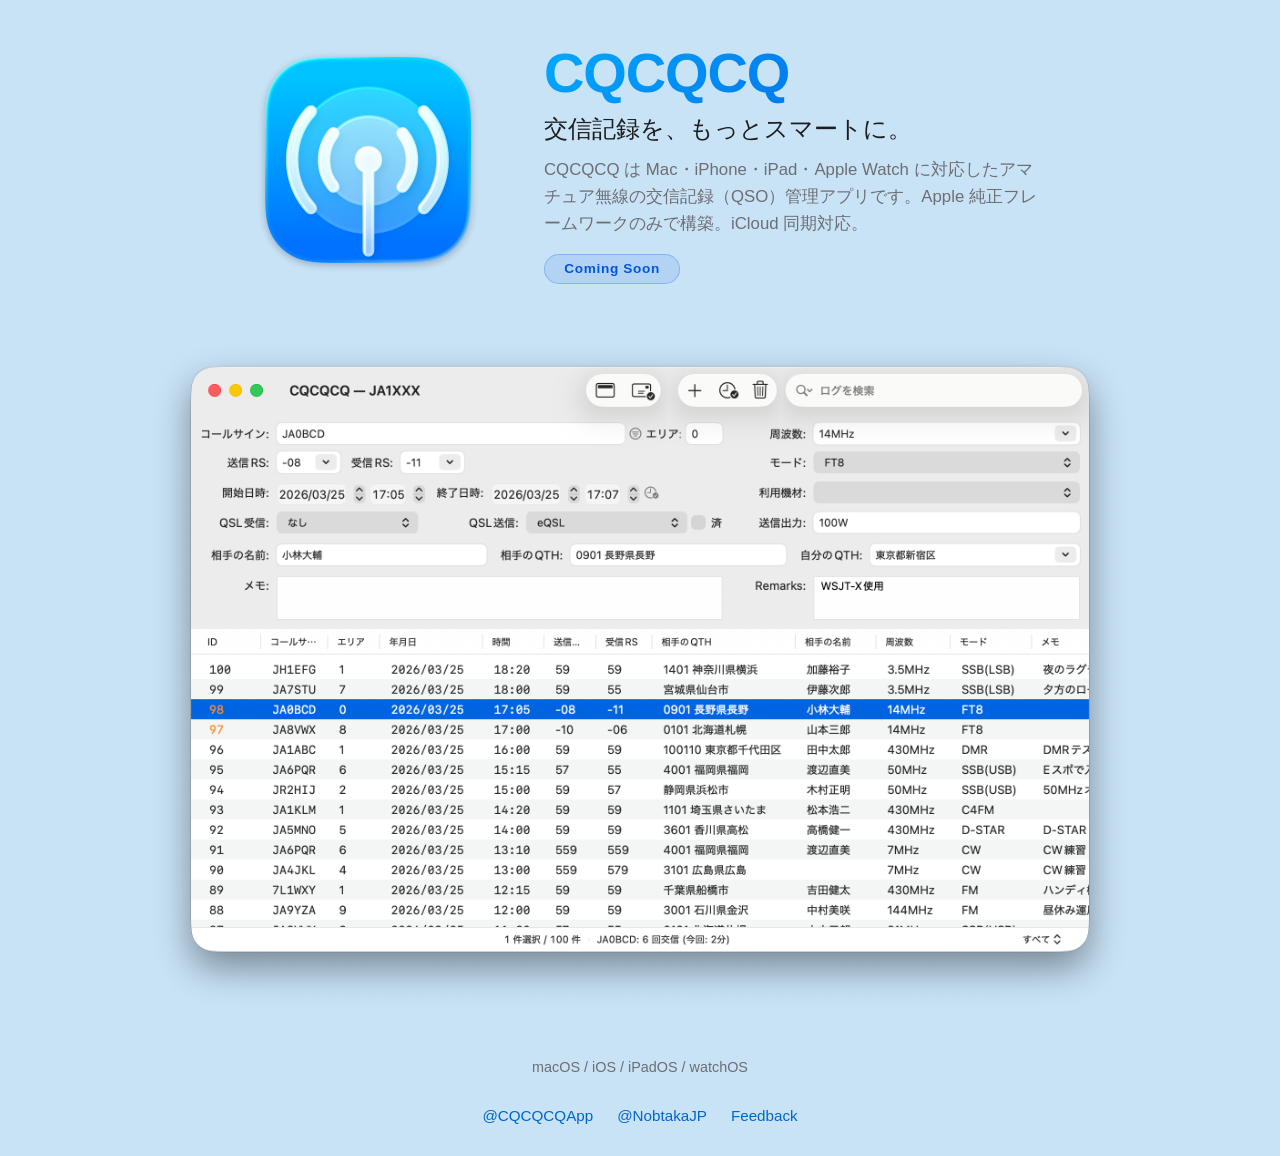
<file: index.html>
<!DOCTYPE html>
<html lang="ja">
<head>
  <meta charset="UTF-8">
  <meta name="viewport" content="width=device-width, initial-scale=1.0">
  <title>CQCQCQ — アマチュア無線 QSOロギングアプリ</title>
  <meta name="description" content="CQCQCQ は Mac・iPhone・iPad・Apple Watch に対応したアマチュア無線の交信記録（QSO）管理アプリです。">
  <link rel="icon" href="favicon.ico" sizes="any">
  <link rel="icon" href="images/favicon-32x32.png" type="image/png" sizes="32x32">
  <link rel="icon" href="images/favicon-16x16.png" type="image/png" sizes="16x16">
  <link rel="apple-touch-icon" href="images/apple-touch-icon.png">
  <link rel="stylesheet" href="style.css">
</head>
<body>
  <div class="container">
    <div class="hero">
      <div class="hero-icon">
        <img src="images/app-icon-macos.png" alt="CQCQCQ App Icon" class="app-icon">
      </div>
      <div class="hero-text">
        <h1 class="app-name">CQCQCQ</h1>
        <p class="tagline">交信記録を、もっとスマートに。</p>
        <p class="description">
          CQCQCQ は Mac・iPhone・iPad・Apple Watch に対応したアマチュア無線の交信記録（QSO）管理アプリです。Apple 純正フレームワークのみで構築。iCloud 同期対応。
        </p>
        <p class="coming-soon">Coming Soon</p>
      </div>
    </div>
    <div class="screenshot">
      <picture>
        <source srcset="screenshots/main-window@dark.png" media="(prefers-color-scheme: dark)">
        <img src="screenshots/main-window.png" alt="CQCQCQ メインウィンドウ">
      </picture>
    </div>
    <p class="platforms">macOS / iOS / iPadOS / watchOS</p>
    <div class="links">
      <a href="https://x.com/CQCQCQApp" target="_blank">@CQCQCQApp</a>
      <a href="https://x.com/NobtakaJP" target="_blank">@NobtakaJP</a>
      <a href="https://github.com/nobtaka/CQCQCQ-web/issues" target="_blank">Feedback</a>
    </div>
  </div>
</body>
</html>
</file>
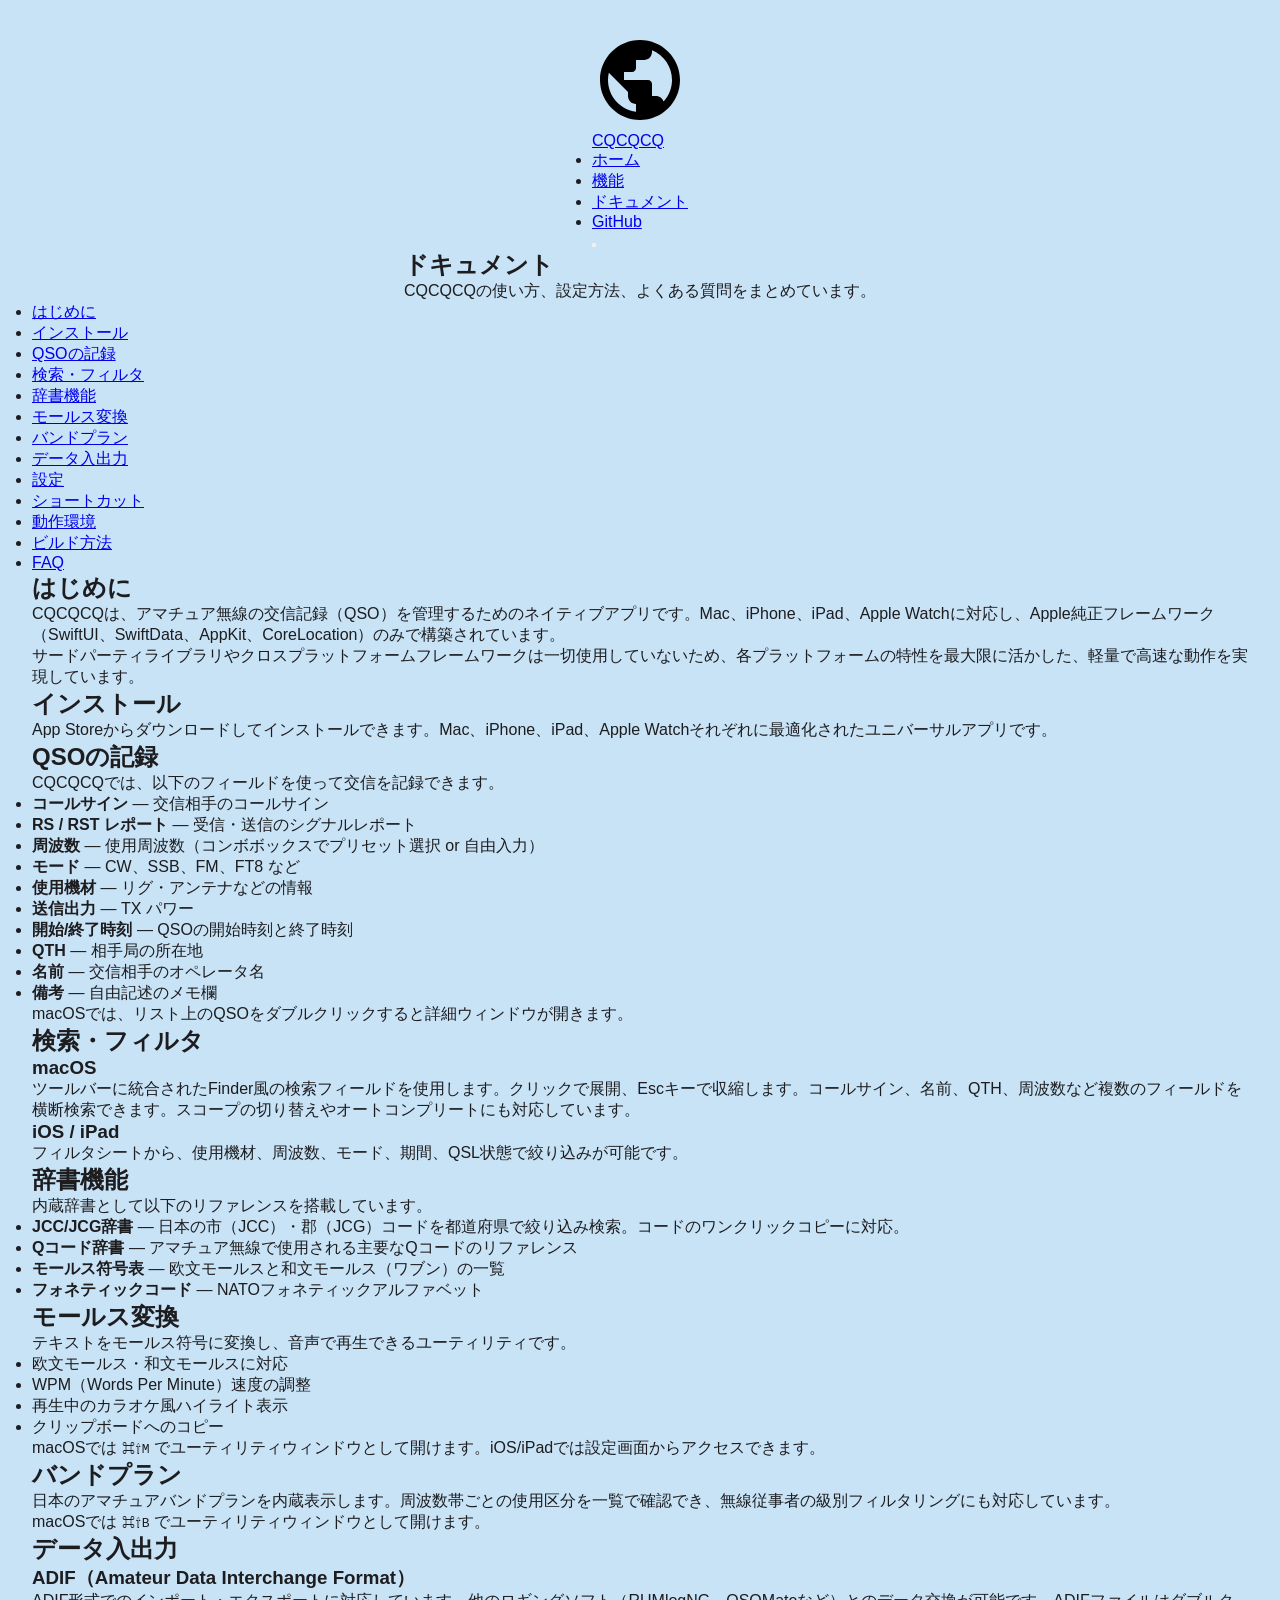
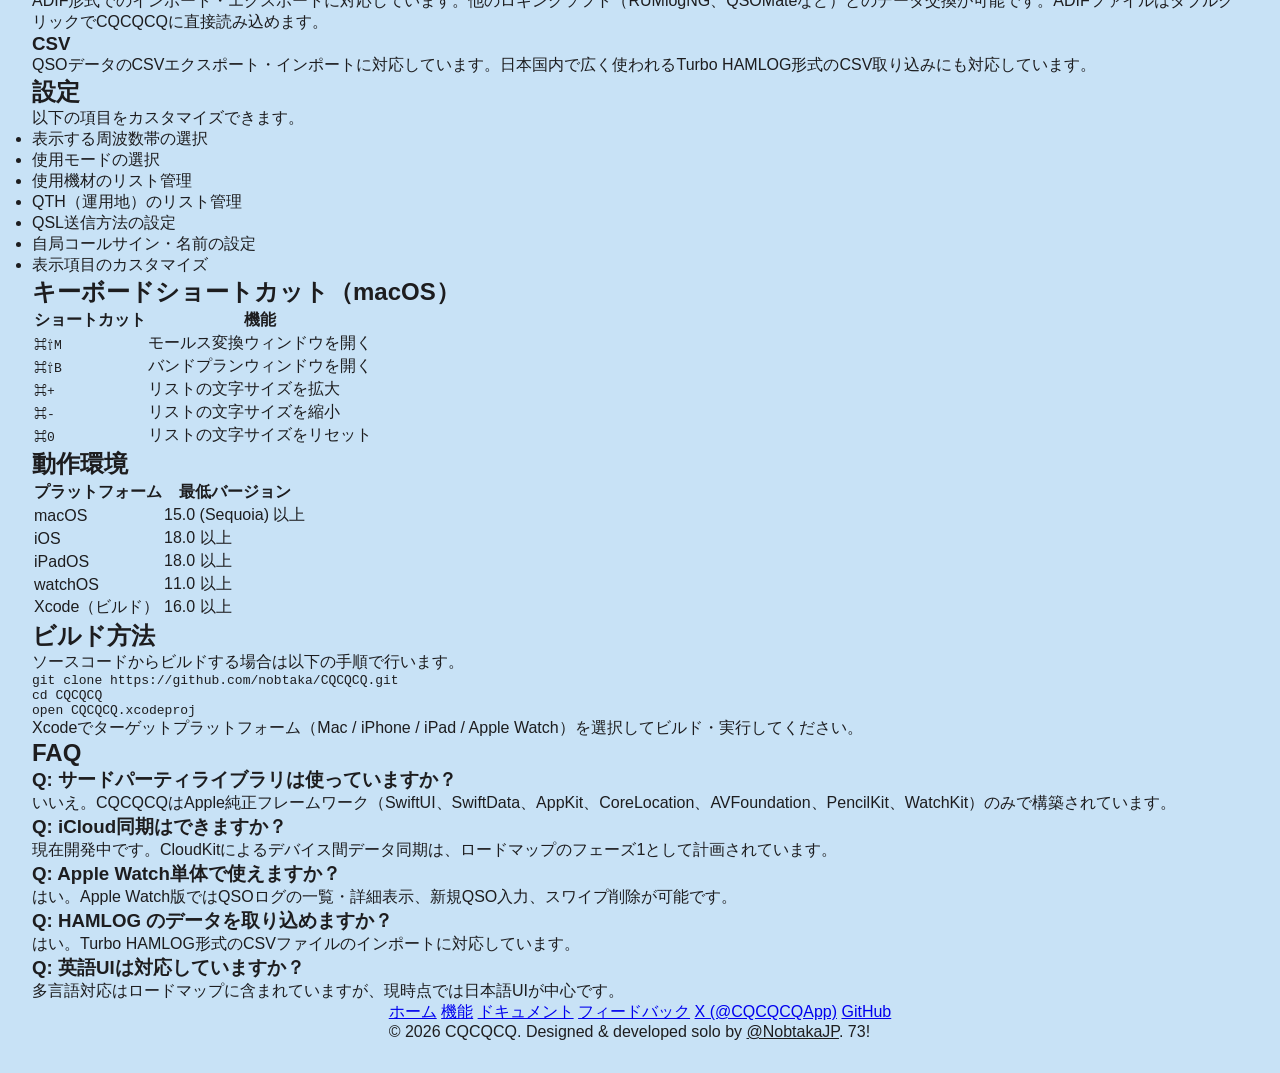
<file: docs.html>
<!DOCTYPE html>
<html lang="ja">
<head>
  <meta charset="UTF-8">
  <meta name="viewport" content="width=device-width, initial-scale=1.0">
  <title>ドキュメント — CQCQCQ</title>
  <meta name="description" content="CQCQCQの使い方ガイド、インストール方法、キーボードショートカット、データ入出力、FAQ。">
  <link rel="stylesheet" href="style.css">
</head>
<body>

  <!-- Navigation -->
  <nav class="nav">
    <div class="nav-inner">
      <a href="index.html" class="nav-logo">
        <div class="icon">
          <svg viewBox="0 0 24 24"><path d="M12 2C6.48 2 2 6.48 2 12s4.48 10 10 10 10-4.48 10-10S17.52 2 12 2zm-1 17.93c-3.95-.49-7-3.85-7-7.93 0-.62.08-1.21.21-1.79L9 15v1c0 1.1.9 2 2 2v1.93zm6.9-2.54c-.26-.81-1-1.39-1.9-1.39h-1v-3c0-.55-.45-1-1-1H8v-2h2c.55 0 1-.45 1-1V7h2c1.1 0 2-.9 2-2v-.41c2.93 1.19 5 4.06 5 7.41 0 2.08-.8 3.97-2.1 5.39z"/></svg>
        </div>
        CQCQCQ
      </a>
      <ul class="nav-links" id="navLinks">
        <li><a href="index.html">ホーム</a></li>
        <li><a href="features.html">機能</a></li>
        <li><a href="docs.html" class="active">ドキュメント</a></li>
        <li><a href="https://github.com/nobtaka/CQCQCQ" target="_blank">GitHub</a></li>
      </ul>
      <button class="nav-mobile-toggle" onclick="document.getElementById('navLinks').classList.toggle('open')" aria-label="メニュー">
        <span></span><span></span><span></span>
      </button>
    </div>
  </nav>

  <!-- Page Hero -->
  <section class="page-hero">
    <h1>ドキュメント</h1>
    <p>CQCQCQの使い方、設定方法、よくある質問をまとめています。</p>
  </section>

  <!-- Docs Content -->
  <section class="section">
    <div class="section-inner">
      <div class="docs-layout">

        <!-- Sidebar -->
        <aside class="docs-sidebar">
          <ul>
            <li><a href="#getting-started" class="active">はじめに</a></li>
            <li><a href="#installation">インストール</a></li>
            <li><a href="#qso-logging">QSOの記録</a></li>
            <li><a href="#search-filter">検索・フィルタ</a></li>
            <li><a href="#dictionary">辞書機能</a></li>
            <li><a href="#morse">モールス変換</a></li>
            <li><a href="#bandplan">バンドプラン</a></li>
            <li><a href="#data-io">データ入出力</a></li>
            <li><a href="#settings">設定</a></li>
            <li><a href="#shortcuts">ショートカット</a></li>
            <li><a href="#requirements">動作環境</a></li>
            <li><a href="#build">ビルド方法</a></li>
            <li><a href="#faq">FAQ</a></li>
          </ul>
        </aside>

        <!-- Content -->
        <div class="docs-content">

          <h2 id="getting-started">はじめに</h2>
          <p>CQCQCQは、アマチュア無線の交信記録（QSO）を管理するためのネイティブアプリです。Mac、iPhone、iPad、Apple Watchに対応し、Apple純正フレームワーク（SwiftUI、SwiftData、AppKit、CoreLocation）のみで構築されています。</p>
          <p>サードパーティライブラリやクロスプラットフォームフレームワークは一切使用していないため、各プラットフォームの特性を最大限に活かした、軽量で高速な動作を実現しています。</p>

          <h2 id="installation">インストール</h2>
          <p>App Storeからダウンロードしてインストールできます。Mac、iPhone、iPad、Apple Watchそれぞれに最適化されたユニバーサルアプリです。</p>

          <h2 id="qso-logging">QSOの記録</h2>
          <p>CQCQCQでは、以下のフィールドを使って交信を記録できます。</p>
          <ul>
            <li><strong>コールサイン</strong> — 交信相手のコールサイン</li>
            <li><strong>RS / RST レポート</strong> — 受信・送信のシグナルレポート</li>
            <li><strong>周波数</strong> — 使用周波数（コンボボックスでプリセット選択 or 自由入力）</li>
            <li><strong>モード</strong> — CW、SSB、FM、FT8 など</li>
            <li><strong>使用機材</strong> — リグ・アンテナなどの情報</li>
            <li><strong>送信出力</strong> — TX パワー</li>
            <li><strong>開始/終了時刻</strong> — QSOの開始時刻と終了時刻</li>
            <li><strong>QTH</strong> — 相手局の所在地</li>
            <li><strong>名前</strong> — 交信相手のオペレータ名</li>
            <li><strong>備考</strong> — 自由記述のメモ欄</li>
          </ul>
          <p>macOSでは、リスト上のQSOをダブルクリックすると詳細ウィンドウが開きます。</p>

          <h2 id="search-filter">検索・フィルタ</h2>
          <h3>macOS</h3>
          <p>ツールバーに統合されたFinder風の検索フィールドを使用します。クリックで展開、Escキーで収縮します。コールサイン、名前、QTH、周波数など複数のフィールドを横断検索できます。スコープの切り替えやオートコンプリートにも対応しています。</p>
          <h3>iOS / iPad</h3>
          <p>フィルタシートから、使用機材、周波数、モード、期間、QSL状態で絞り込みが可能です。</p>

          <h2 id="dictionary">辞書機能</h2>
          <p>内蔵辞書として以下のリファレンスを搭載しています。</p>
          <ul>
            <li><strong>JCC/JCG辞書</strong> — 日本の市（JCC）・郡（JCG）コードを都道府県で絞り込み検索。コードのワンクリックコピーに対応。</li>
            <li><strong>Qコード辞書</strong> — アマチュア無線で使用される主要なQコードのリファレンス</li>
            <li><strong>モールス符号表</strong> — 欧文モールスと和文モールス（ワブン）の一覧</li>
            <li><strong>フォネティックコード</strong> — NATOフォネティックアルファベット</li>
          </ul>

          <h2 id="morse">モールス変換</h2>
          <p>テキストをモールス符号に変換し、音声で再生できるユーティリティです。</p>
          <ul>
            <li>欧文モールス・和文モールスに対応</li>
            <li>WPM（Words Per Minute）速度の調整</li>
            <li>再生中のカラオケ風ハイライト表示</li>
            <li>クリップボードへのコピー</li>
          </ul>
          <p>macOSでは <code>⌘⇧M</code> でユーティリティウィンドウとして開けます。iOS/iPadでは設定画面からアクセスできます。</p>

          <h2 id="bandplan">バンドプラン</h2>
          <p>日本のアマチュアバンドプランを内蔵表示します。周波数帯ごとの使用区分を一覧で確認でき、無線従事者の級別フィルタリングにも対応しています。</p>
          <p>macOSでは <code>⌘⇧B</code> でユーティリティウィンドウとして開けます。</p>

          <h2 id="data-io">データ入出力</h2>
          <h3>ADIF（Amateur Data Interchange Format）</h3>
          <p>ADIF形式でのインポート・エクスポートに対応しています。他のロギングソフト（RUMlogNG、QSOMateなど）とのデータ交換が可能です。ADIFファイルはダブルクリックでCQCQCQに直接読み込めます。</p>
          <h3>CSV</h3>
          <p>QSOデータのCSVエクスポート・インポートに対応しています。日本国内で広く使われるTurbo HAMLOG形式のCSV取り込みにも対応しています。</p>

          <h2 id="settings">設定</h2>
          <p>以下の項目をカスタマイズできます。</p>
          <ul>
            <li>表示する周波数帯の選択</li>
            <li>使用モードの選択</li>
            <li>使用機材のリスト管理</li>
            <li>QTH（運用地）のリスト管理</li>
            <li>QSL送信方法の設定</li>
            <li>自局コールサイン・名前の設定</li>
            <li>表示項目のカスタマイズ</li>
          </ul>

          <h2 id="shortcuts">キーボードショートカット（macOS）</h2>
          <table class="docs-table">
            <thead>
              <tr>
                <th>ショートカット</th>
                <th>機能</th>
              </tr>
            </thead>
            <tbody>
              <tr><td><code>⌘⇧M</code></td><td>モールス変換ウィンドウを開く</td></tr>
              <tr><td><code>⌘⇧B</code></td><td>バンドプランウィンドウを開く</td></tr>
              <tr><td><code>⌘+</code></td><td>リストの文字サイズを拡大</td></tr>
              <tr><td><code>⌘-</code></td><td>リストの文字サイズを縮小</td></tr>
              <tr><td><code>⌘0</code></td><td>リストの文字サイズをリセット</td></tr>
            </tbody>
          </table>

          <h2 id="requirements">動作環境</h2>
          <table class="docs-table">
            <thead>
              <tr>
                <th>プラットフォーム</th>
                <th>最低バージョン</th>
              </tr>
            </thead>
            <tbody>
              <tr><td>macOS</td><td>15.0 (Sequoia) 以上</td></tr>
              <tr><td>iOS</td><td>18.0 以上</td></tr>
              <tr><td>iPadOS</td><td>18.0 以上</td></tr>
              <tr><td>watchOS</td><td>11.0 以上</td></tr>
              <tr><td>Xcode（ビルド）</td><td>16.0 以上</td></tr>
            </tbody>
          </table>

          <h2 id="build">ビルド方法</h2>
          <p>ソースコードからビルドする場合は以下の手順で行います。</p>
          <pre><code>git clone https://github.com/nobtaka/CQCQCQ.git
cd CQCQCQ
open CQCQCQ.xcodeproj</code></pre>
          <p>Xcodeでターゲットプラットフォーム（Mac / iPhone / iPad / Apple Watch）を選択してビルド・実行してください。</p>

          <h2 id="faq">FAQ</h2>

          <h3>Q: サードパーティライブラリは使っていますか？</h3>
          <p>いいえ。CQCQCQはApple純正フレームワーク（SwiftUI、SwiftData、AppKit、CoreLocation、AVFoundation、PencilKit、WatchKit）のみで構築されています。</p>

          <h3>Q: iCloud同期はできますか？</h3>
          <p>現在開発中です。CloudKitによるデバイス間データ同期は、ロードマップのフェーズ1として計画されています。</p>

          <h3>Q: Apple Watch単体で使えますか？</h3>
          <p>はい。Apple Watch版ではQSOログの一覧・詳細表示、新規QSO入力、スワイプ削除が可能です。</p>

          <h3>Q: HAMLOG のデータを取り込めますか？</h3>
          <p>はい。Turbo HAMLOG形式のCSVファイルのインポートに対応しています。</p>

          <h3>Q: 英語UIは対応していますか？</h3>
          <p>多言語対応はロードマップに含まれていますが、現時点では日本語UIが中心です。</p>

        </div>
      </div>
    </div>
  </section>

  <!-- Footer -->
  <footer class="footer">
    <div class="footer-inner">
      <div class="footer-links">
        <a href="index.html">ホーム</a>
        <a href="features.html">機能</a>
        <a href="docs.html">ドキュメント</a>
        <a href="https://github.com/nobtaka/CQCQCQ-web/issues" target="_blank">フィードバック</a>
        <a href="https://x.com/CQCQCQApp" target="_blank">X (@CQCQCQApp)</a>
        <a href="https://github.com/nobtaka/CQCQCQ" target="_blank">GitHub</a>
      </div>
      <p>&copy; 2026 CQCQCQ. Designed &amp; developed solo by <a href="https://x.com/NobtakaJP" target="_blank" style="color: var(--gray-400);">@NobtakaJP</a>. 73!</p>
    </div>
  </footer>

  <!-- Smooth scroll for sidebar links -->
  <script>
    document.querySelectorAll('.docs-sidebar a').forEach(link => {
      link.addEventListener('click', function(e) {
        document.querySelectorAll('.docs-sidebar a').forEach(l => l.classList.remove('active'));
        this.classList.add('active');
      });
    });

    // Highlight current section on scroll
    const sections = document.querySelectorAll('.docs-content h2[id]');
    const sidebarLinks = document.querySelectorAll('.docs-sidebar a');

    window.addEventListener('scroll', () => {
      let current = '';
      sections.forEach(section => {
        const top = section.offsetTop - 100;
        if (scrollY >= top) {
          current = section.getAttribute('id');
        }
      });
      sidebarLinks.forEach(link => {
        link.classList.remove('active');
        if (link.getAttribute('href') === '#' + current) {
          link.classList.add('active');
        }
      });
    });
  </script>

</body>
</html>
</file>
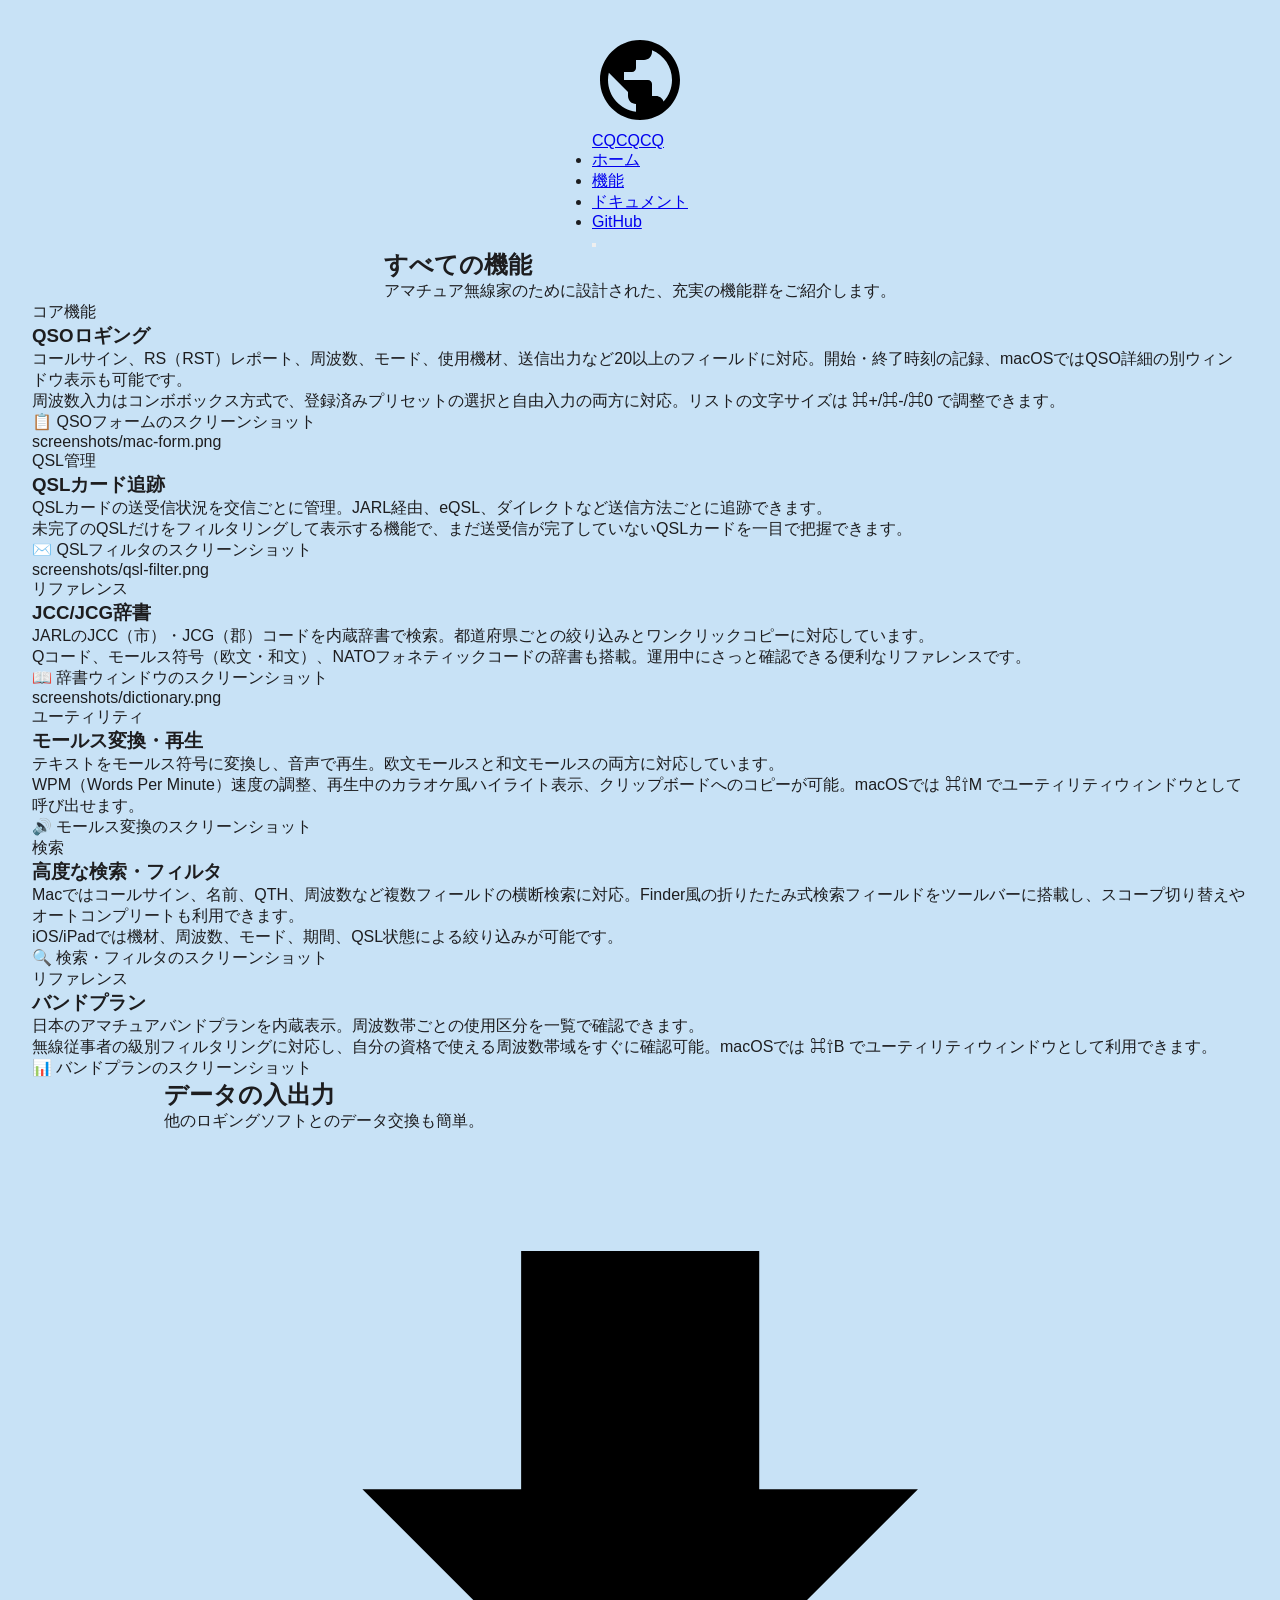
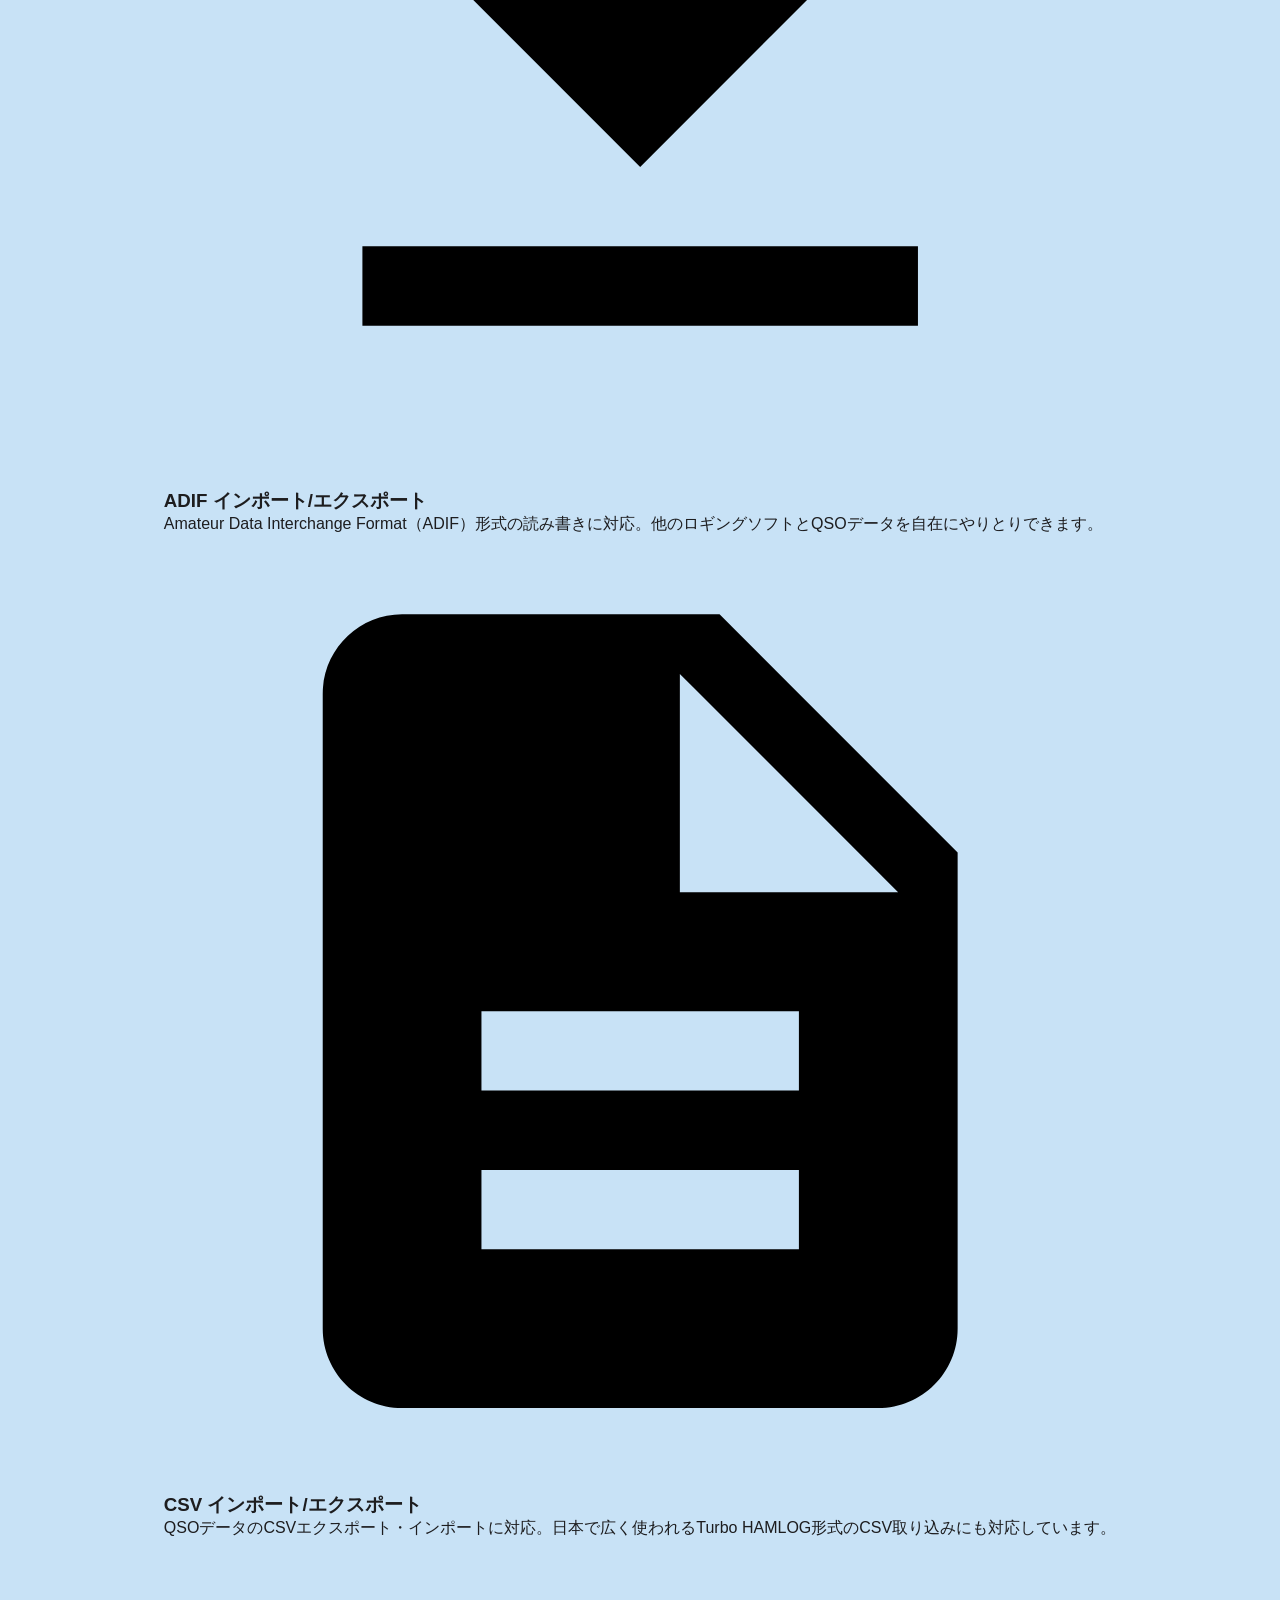
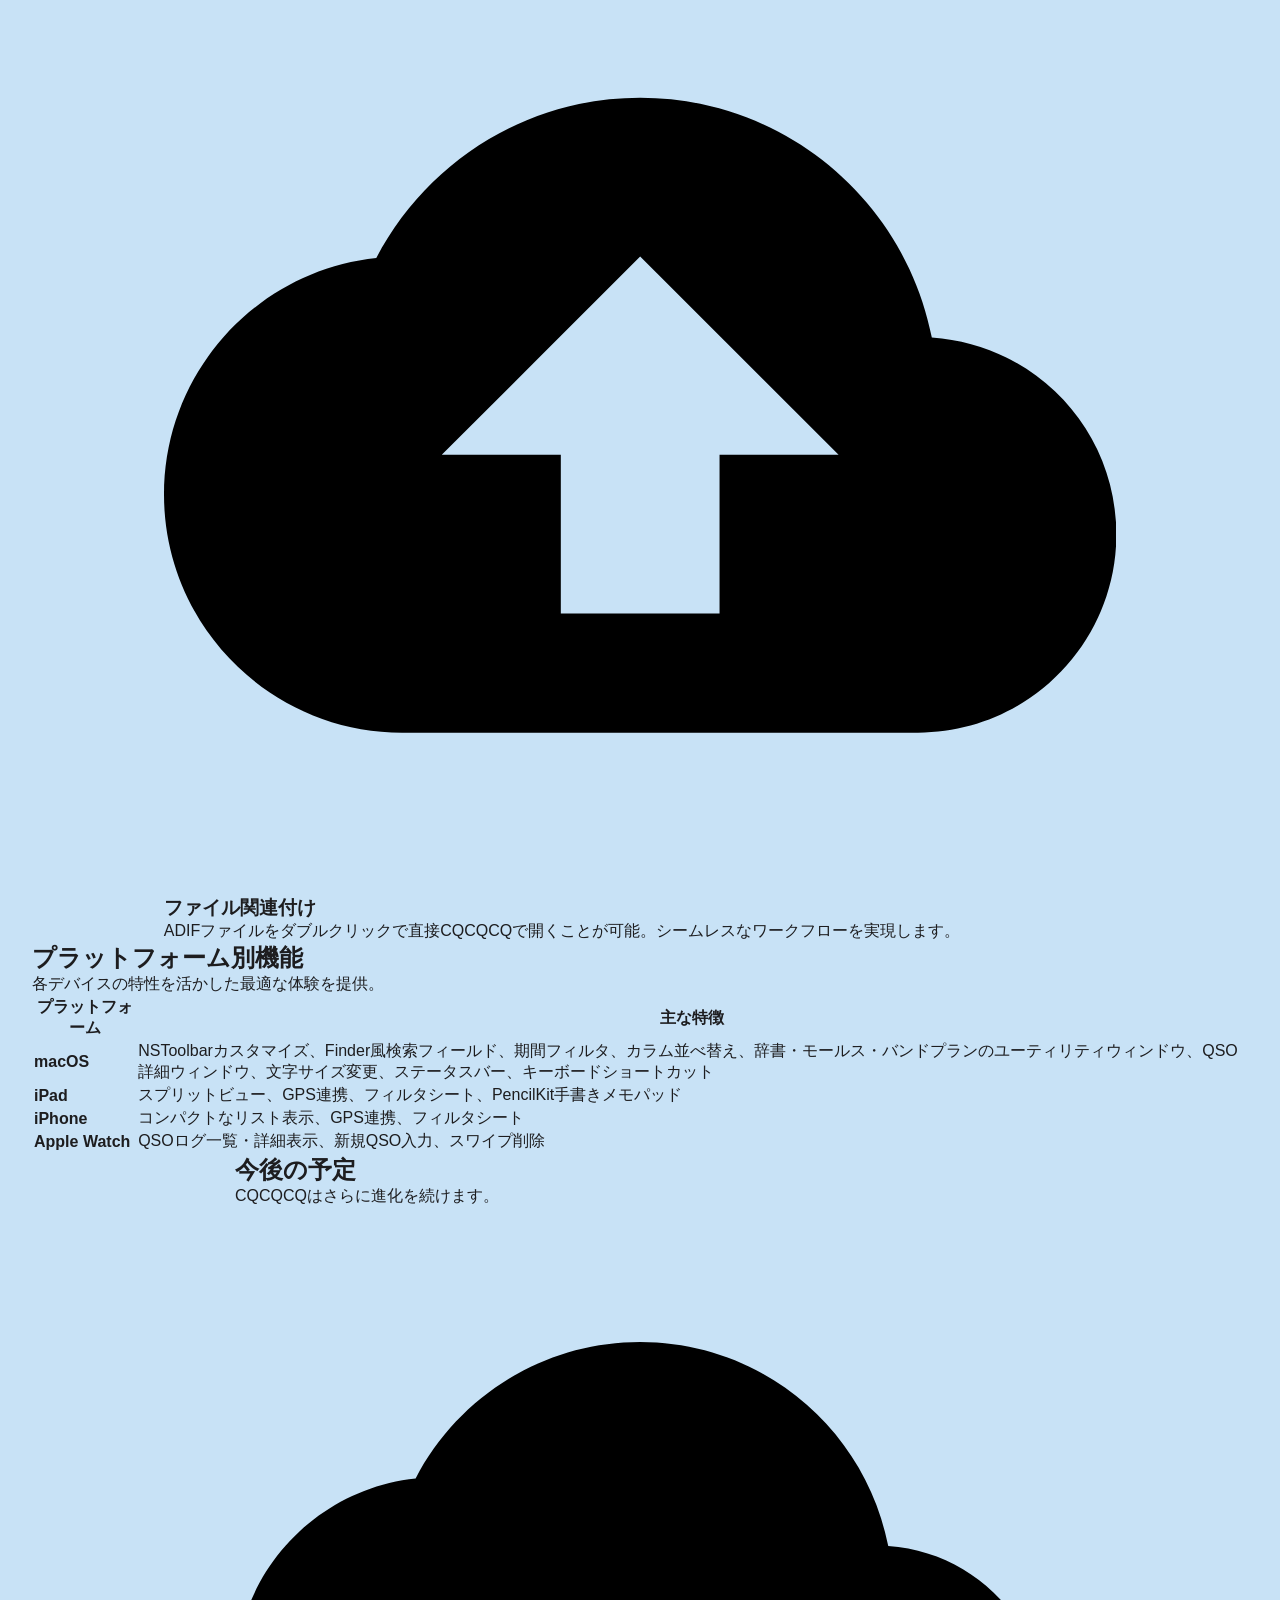
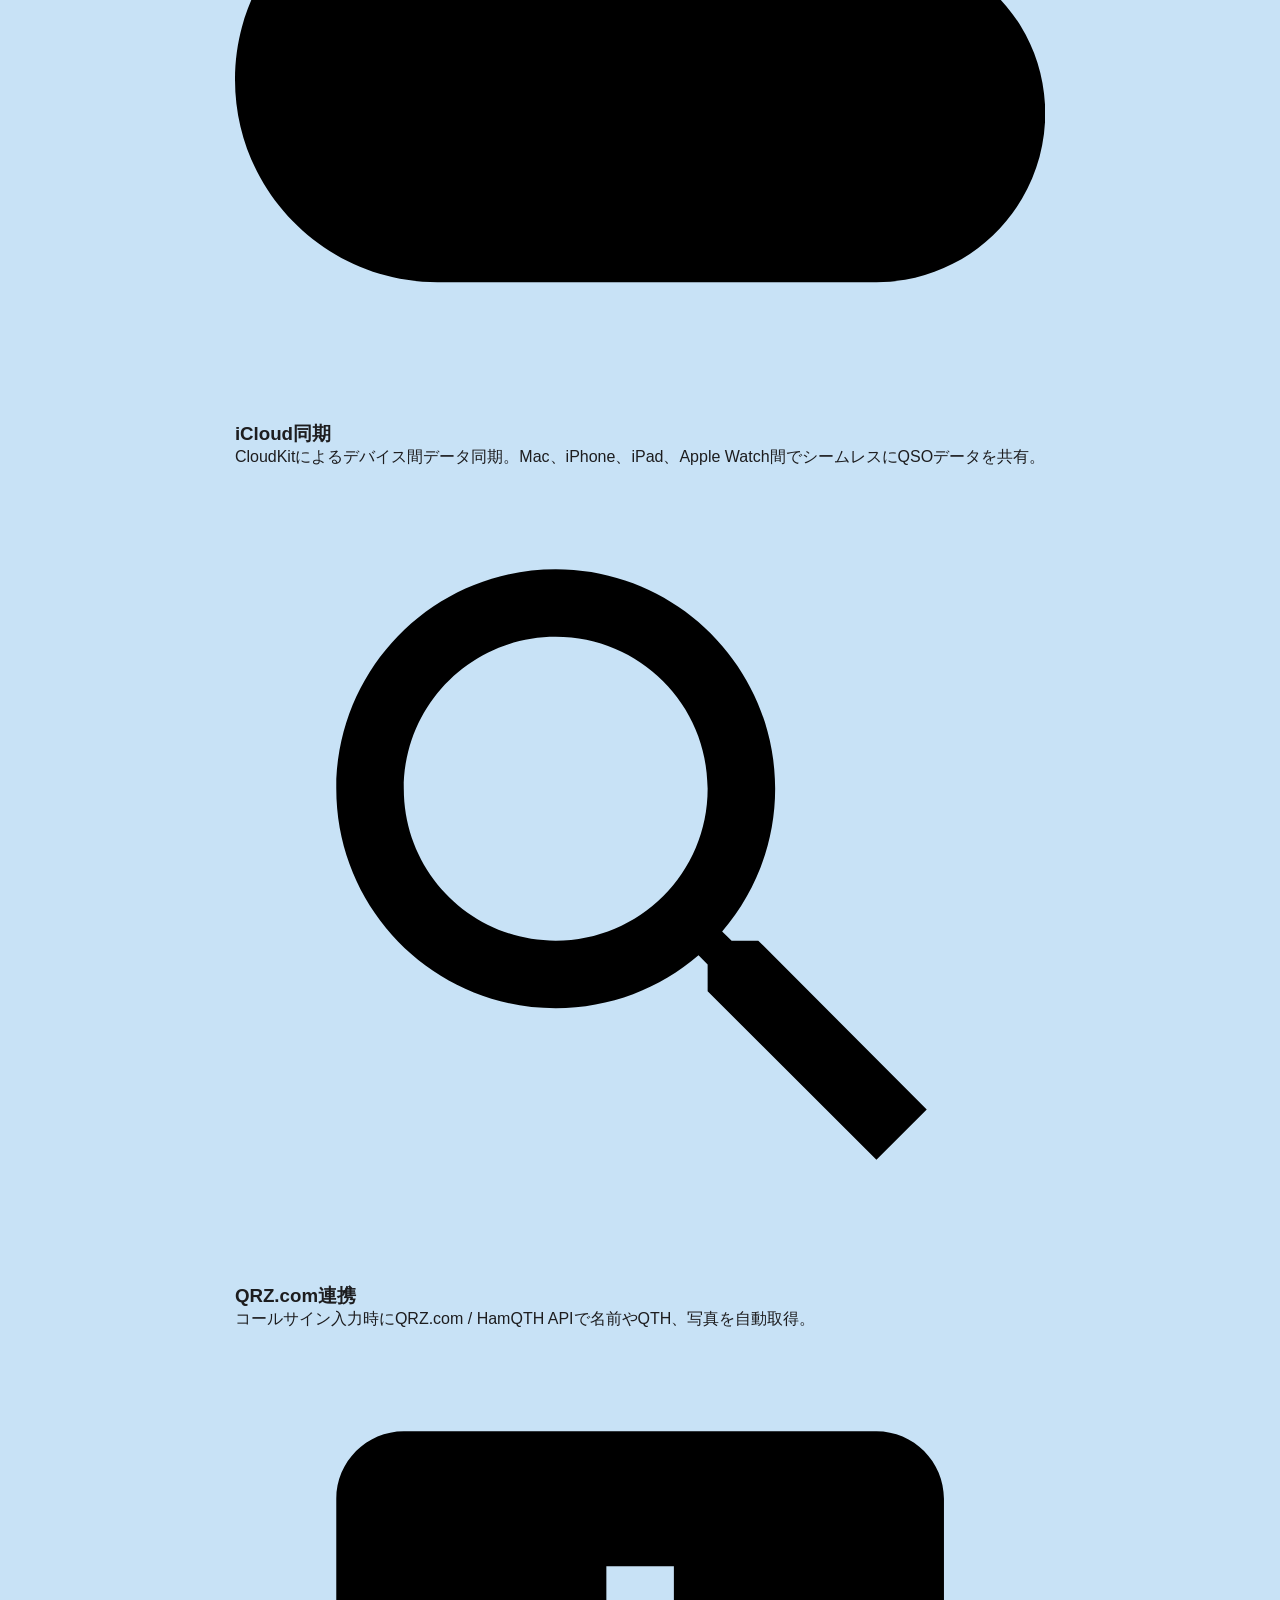
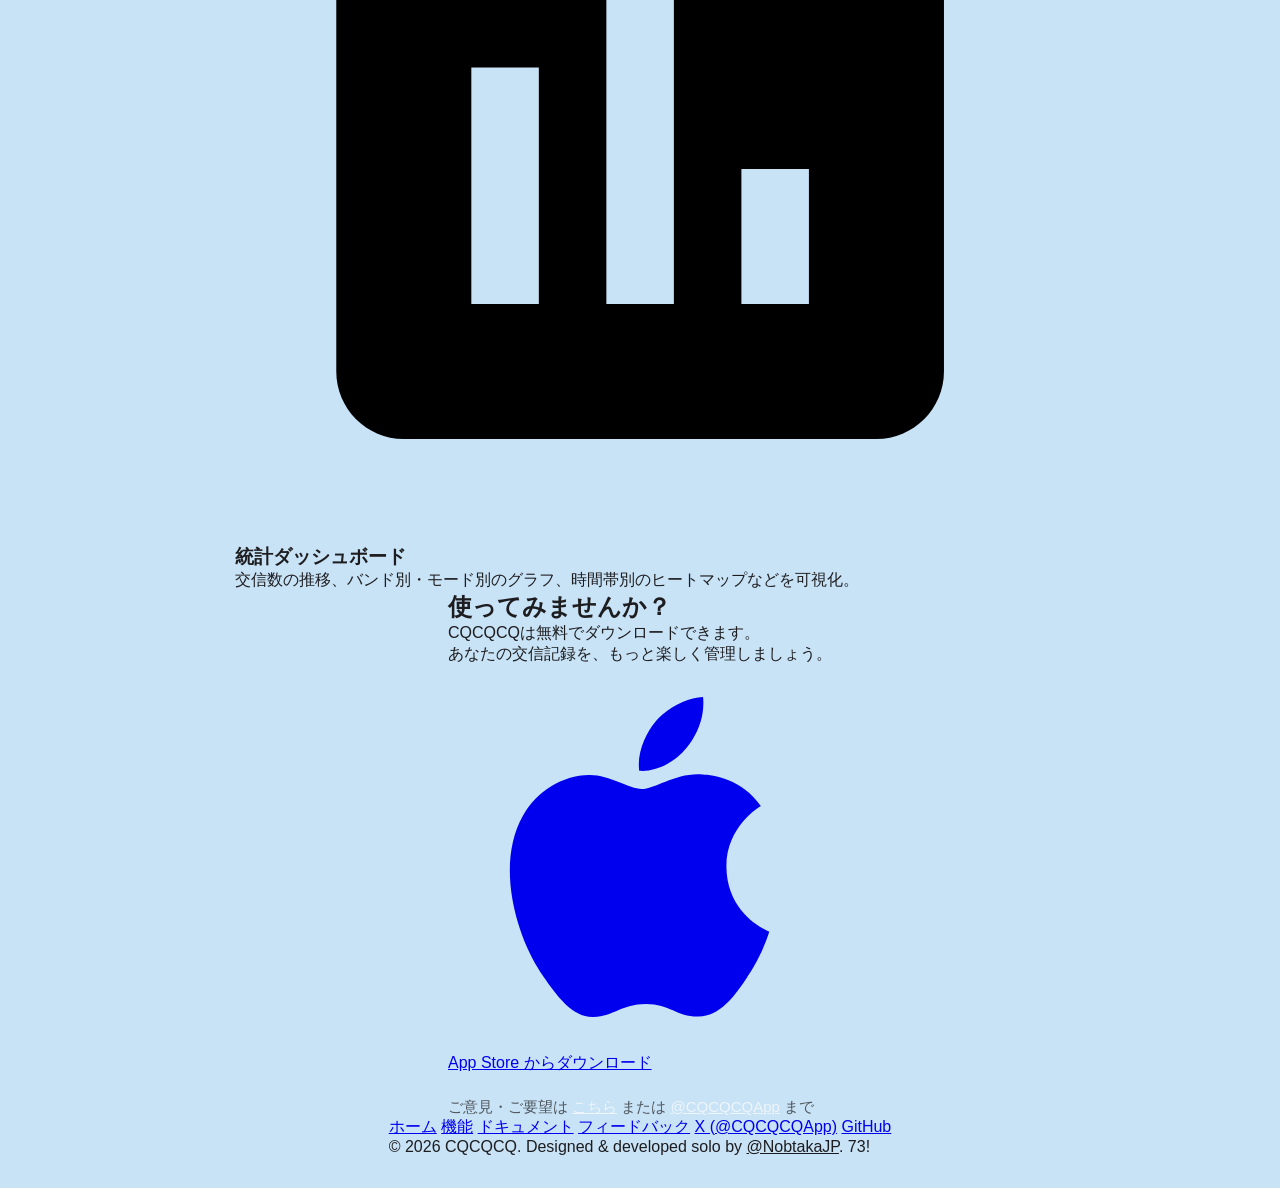
<file: features.html>
<!DOCTYPE html>
<html lang="ja">
<head>
  <meta charset="UTF-8">
  <meta name="viewport" content="width=device-width, initial-scale=1.0">
  <title>機能紹介 — CQCQCQ</title>
  <meta name="description" content="CQCQCQの機能を詳しく紹介。QSOロギング、QSLカード管理、JCC/JCG辞書、モールス変換、バンドプラン、ADIF/CSV入出力など。">
  <link rel="stylesheet" href="style.css">
</head>
<body>

  <!-- Navigation -->
  <nav class="nav">
    <div class="nav-inner">
      <a href="index.html" class="nav-logo">
        <div class="icon">
          <svg viewBox="0 0 24 24"><path d="M12 2C6.48 2 2 6.48 2 12s4.48 10 10 10 10-4.48 10-10S17.52 2 12 2zm-1 17.93c-3.95-.49-7-3.85-7-7.93 0-.62.08-1.21.21-1.79L9 15v1c0 1.1.9 2 2 2v1.93zm6.9-2.54c-.26-.81-1-1.39-1.9-1.39h-1v-3c0-.55-.45-1-1-1H8v-2h2c.55 0 1-.45 1-1V7h2c1.1 0 2-.9 2-2v-.41c2.93 1.19 5 4.06 5 7.41 0 2.08-.8 3.97-2.1 5.39z"/></svg>
        </div>
        CQCQCQ
      </a>
      <ul class="nav-links" id="navLinks">
        <li><a href="index.html">ホーム</a></li>
        <li><a href="features.html" class="active">機能</a></li>
        <li><a href="docs.html">ドキュメント</a></li>
        <li><a href="https://github.com/nobtaka/CQCQCQ" target="_blank">GitHub</a></li>
      </ul>
      <button class="nav-mobile-toggle" onclick="document.getElementById('navLinks').classList.toggle('open')" aria-label="メニュー">
        <span></span><span></span><span></span>
      </button>
    </div>
  </nav>

  <!-- Page Hero -->
  <section class="page-hero">
    <h1>すべての機能</h1>
    <p>アマチュア無線家のために設計された、充実の機能群をご紹介します。</p>
  </section>

  <!-- Feature Showcases -->
  <section class="section">
    <div class="section-inner">

      <!-- QSO Logging -->
      <div class="showcase">
        <div class="showcase-text">
          <span class="tag">コア機能</span>
          <h3>QSOロギング</h3>
          <p>コールサイン、RS（RST）レポート、周波数、モード、使用機材、送信出力など20以上のフィールドに対応。開始・終了時刻の記録、macOSではQSO詳細の別ウィンドウ表示も可能です。</p>
          <p>周波数入力はコンボボックス方式で、登録済みプリセットの選択と自由入力の両方に対応。リストの文字サイズは ⌘+/⌘-/⌘0 で調整できます。</p>
        </div>
        <div class="showcase-image">
          <div class="screenshot-placeholder">
            <span>📋 QSOフォームのスクリーンショット<br>screenshots/mac-form.png</span>
          </div>
        </div>
      </div>

      <!-- QSL Card -->
      <div class="showcase reverse">
        <div class="showcase-text">
          <span class="tag">QSL管理</span>
          <h3>QSLカード追跡</h3>
          <p>QSLカードの送受信状況を交信ごとに管理。JARL経由、eQSL、ダイレクトなど送信方法ごとに追跡できます。</p>
          <p>未完了のQSLだけをフィルタリングして表示する機能で、まだ送受信が完了していないQSLカードを一目で把握できます。</p>
        </div>
        <div class="showcase-image">
          <div class="screenshot-placeholder">
            <span>✉️ QSLフィルタのスクリーンショット<br>screenshots/qsl-filter.png</span>
          </div>
        </div>
      </div>

      <!-- Dictionary -->
      <div class="showcase">
        <div class="showcase-text">
          <span class="tag">リファレンス</span>
          <h3>JCC/JCG辞書</h3>
          <p>JARLのJCC（市）・JCG（郡）コードを内蔵辞書で検索。都道府県ごとの絞り込みとワンクリックコピーに対応しています。</p>
          <p>Qコード、モールス符号（欧文・和文）、NATOフォネティックコードの辞書も搭載。運用中にさっと確認できる便利なリファレンスです。</p>
        </div>
        <div class="showcase-image">
          <div class="screenshot-placeholder">
            <span>📖 辞書ウィンドウのスクリーンショット<br>screenshots/dictionary.png</span>
          </div>
        </div>
      </div>

      <!-- Morse -->
      <div class="showcase reverse">
        <div class="showcase-text">
          <span class="tag">ユーティリティ</span>
          <h3>モールス変換・再生</h3>
          <p>テキストをモールス符号に変換し、音声で再生。欧文モールスと和文モールスの両方に対応しています。</p>
          <p>WPM（Words Per Minute）速度の調整、再生中のカラオケ風ハイライト表示、クリップボードへのコピーが可能。macOSでは ⌘⇧M でユーティリティウィンドウとして呼び出せます。</p>
        </div>
        <div class="showcase-image">
          <div class="screenshot-placeholder">
            <span>🔊 モールス変換のスクリーンショット</span>
          </div>
        </div>
      </div>

      <!-- Search & Filter -->
      <div class="showcase">
        <div class="showcase-text">
          <span class="tag">検索</span>
          <h3>高度な検索・フィルタ</h3>
          <p>Macではコールサイン、名前、QTH、周波数など複数フィールドの横断検索に対応。Finder風の折りたたみ式検索フィールドをツールバーに搭載し、スコープ切り替えやオートコンプリートも利用できます。</p>
          <p>iOS/iPadでは機材、周波数、モード、期間、QSL状態による絞り込みが可能です。</p>
        </div>
        <div class="showcase-image">
          <div class="screenshot-placeholder">
            <span>🔍 検索・フィルタのスクリーンショット</span>
          </div>
        </div>
      </div>

      <!-- Band Plan -->
      <div class="showcase reverse">
        <div class="showcase-text">
          <span class="tag">リファレンス</span>
          <h3>バンドプラン</h3>
          <p>日本のアマチュアバンドプランを内蔵表示。周波数帯ごとの使用区分を一覧で確認できます。</p>
          <p>無線従事者の級別フィルタリングに対応し、自分の資格で使える周波数帯域をすぐに確認可能。macOSでは ⌘⇧B でユーティリティウィンドウとして利用できます。</p>
        </div>
        <div class="showcase-image">
          <div class="screenshot-placeholder">
            <span>📊 バンドプランのスクリーンショット</span>
          </div>
        </div>
      </div>

    </div>
  </section>

  <!-- Data Import/Export -->
  <section class="section section-alt">
    <div class="section-inner">
      <div class="section-header">
        <h2>データの入出力</h2>
        <p>他のロギングソフトとのデータ交換も簡単。</p>
      </div>
      <div class="features-grid">
        <div class="feature-card">
          <div class="feature-icon">
            <svg viewBox="0 0 24 24"><path d="M19 9h-4V3H9v6H5l7 7 7-7zM5 18v2h14v-2H5z"/></svg>
          </div>
          <h3>ADIF インポート/エクスポート</h3>
          <p>Amateur Data Interchange Format（ADIF）形式の読み書きに対応。他のロギングソフトとQSOデータを自在にやりとりできます。</p>
        </div>
        <div class="feature-card">
          <div class="feature-icon">
            <svg viewBox="0 0 24 24"><path d="M14 2H6c-1.1 0-2 .9-2 2v16c0 1.1.9 2 2 2h12c1.1 0 2-.9 2-2V8l-6-6zm2 16H8v-2h8v2zm0-4H8v-2h8v2zm-3-5V3.5L18.5 9H13z"/></svg>
          </div>
          <h3>CSV インポート/エクスポート</h3>
          <p>QSOデータのCSVエクスポート・インポートに対応。日本で広く使われるTurbo HAMLOG形式のCSV取り込みにも対応しています。</p>
        </div>
        <div class="feature-card">
          <div class="feature-icon">
            <svg viewBox="0 0 24 24"><path d="M19.35 10.04C18.67 6.59 15.64 4 12 4 9.11 4 6.6 5.64 5.35 8.04 2.34 8.36 0 10.91 0 14c0 3.31 2.69 6 6 6h13c2.76 0 5-2.24 5-5 0-2.64-2.05-4.78-4.65-4.96zM14 13v4h-4v-4H7l5-5 5 5h-3z"/></svg>
          </div>
          <h3>ファイル関連付け</h3>
          <p>ADIFファイルをダブルクリックで直接CQCQCQで開くことが可能。シームレスなワークフローを実現します。</p>
        </div>
      </div>
    </div>
  </section>

  <!-- Platform Features Table -->
  <section class="section">
    <div class="section-inner">
      <div class="section-header">
        <h2>プラットフォーム別機能</h2>
        <p>各デバイスの特性を活かした最適な体験を提供。</p>
      </div>
      <table class="docs-table">
        <thead>
          <tr>
            <th>プラットフォーム</th>
            <th>主な特徴</th>
          </tr>
        </thead>
        <tbody>
          <tr>
            <td><strong>macOS</strong></td>
            <td>NSToolbarカスタマイズ、Finder風検索フィールド、期間フィルタ、カラム並べ替え、辞書・モールス・バンドプランのユーティリティウィンドウ、QSO詳細ウィンドウ、文字サイズ変更、ステータスバー、キーボードショートカット</td>
          </tr>
          <tr>
            <td><strong>iPad</strong></td>
            <td>スプリットビュー、GPS連携、フィルタシート、PencilKit手書きメモパッド</td>
          </tr>
          <tr>
            <td><strong>iPhone</strong></td>
            <td>コンパクトなリスト表示、GPS連携、フィルタシート</td>
          </tr>
          <tr>
            <td><strong>Apple Watch</strong></td>
            <td>QSOログ一覧・詳細表示、新規QSO入力、スワイプ削除</td>
          </tr>
        </tbody>
      </table>
    </div>
  </section>

  <!-- Roadmap Teaser -->
  <section class="section section-alt">
    <div class="section-inner">
      <div class="section-header">
        <h2>今後の予定</h2>
        <p>CQCQCQはさらに進化を続けます。</p>
      </div>
      <div class="features-grid">
        <div class="feature-card">
          <div class="feature-icon">
            <svg viewBox="0 0 24 24"><path d="M19.35 10.04C18.67 6.59 15.64 4 12 4 9.11 4 6.6 5.64 5.35 8.04 2.34 8.36 0 10.91 0 14c0 3.31 2.69 6 6 6h13c2.76 0 5-2.24 5-5 0-2.64-2.05-4.78-4.65-4.96z"/></svg>
          </div>
          <h3>iCloud同期</h3>
          <p>CloudKitによるデバイス間データ同期。Mac、iPhone、iPad、Apple Watch間でシームレスにQSOデータを共有。</p>
        </div>
        <div class="feature-card">
          <div class="feature-icon">
            <svg viewBox="0 0 24 24"><path d="M15.5 14h-.79l-.28-.27C15.41 12.59 16 11.11 16 9.5 16 5.91 13.09 3 9.5 3S3 5.91 3 9.5 5.91 16 9.5 16c1.61 0 3.09-.59 4.23-1.57l.27.28v.79l5 4.99L20.49 19l-4.99-5zm-6 0C7.01 14 5 11.99 5 9.5S7.01 5 9.5 5 14 7.01 14 9.5 11.99 14 9.5 14z"/></svg>
          </div>
          <h3>QRZ.com連携</h3>
          <p>コールサイン入力時にQRZ.com / HamQTH APIで名前やQTH、写真を自動取得。</p>
        </div>
        <div class="feature-card">
          <div class="feature-icon">
            <svg viewBox="0 0 24 24"><path d="M19 3H5c-1.1 0-2 .9-2 2v14c0 1.1.9 2 2 2h14c1.1 0 2-.9 2-2V5c0-1.1-.9-2-2-2zM9 17H7v-7h2v7zm4 0h-2V7h2v10zm4 0h-2v-4h2v4z"/></svg>
          </div>
          <h3>統計ダッシュボード</h3>
          <p>交信数の推移、バンド別・モード別のグラフ、時間帯別のヒートマップなどを可視化。</p>
        </div>
      </div>
    </div>
  </section>

  <!-- CTA -->
  <section class="cta">
    <div class="cta-inner">
      <h2>使ってみませんか？</h2>
      <p>CQCQCQは無料でダウンロードできます。<br>あなたの交信記録を、もっと楽しく管理しましょう。</p>
      <a href="#" class="btn btn-primary">
        <svg viewBox="0 0 24 24" style="fill: currentColor;"><path d="M18.71 19.5c-.83 1.24-1.71 2.45-3.05 2.47-1.34.03-1.77-.79-3.29-.79-1.53 0-2 .77-3.27.82-1.31.05-2.3-1.32-3.14-2.53C4.25 17 2.94 12.45 4.7 9.39c.87-1.52 2.43-2.48 4.12-2.51 1.28-.02 2.5.87 3.29.87.78 0 2.26-1.07 3.8-.91.65.03 2.47.26 3.64 1.98-.09.06-2.17 1.28-2.15 3.81.03 3.02 2.65 4.03 2.68 4.04-.03.07-.42 1.44-1.38 2.83M13 3.5c.73-.83 1.94-1.46 2.94-1.5.13 1.17-.34 2.35-1.04 3.19-.69.85-1.83 1.51-2.95 1.42-.15-1.15.41-2.35 1.05-3.11z"/></svg>
        App Store からダウンロード
      </a>
      <p style="margin-top: 24px; font-size: 15px; opacity: 0.7;">ご意見・ご要望は <a href="https://github.com/nobtaka/CQCQCQ-web/issues" style="color: white; text-decoration: underline;">こちら</a> または <a href="https://x.com/CQCQCQApp" style="color: white; text-decoration: underline;" target="_blank">@CQCQCQApp</a> まで</p>
    </div>
  </section>

  <!-- Footer -->
  <footer class="footer">
    <div class="footer-inner">
      <div class="footer-links">
        <a href="index.html">ホーム</a>
        <a href="features.html">機能</a>
        <a href="docs.html">ドキュメント</a>
        <a href="https://github.com/nobtaka/CQCQCQ-web/issues" target="_blank">フィードバック</a>
        <a href="https://x.com/CQCQCQApp" target="_blank">X (@CQCQCQApp)</a>
        <a href="https://github.com/nobtaka/CQCQCQ" target="_blank">GitHub</a>
      </div>
      <p>&copy; 2026 CQCQCQ. Designed &amp; developed solo by <a href="https://x.com/NobtakaJP" target="_blank" style="color: var(--gray-400);">@NobtakaJP</a>. 73!</p>
    </div>
  </footer>

</body>
</html>
</file>
<file: style.css>
* { margin: 0; padding: 0; box-sizing: border-box; }

body {
  font-family: -apple-system, BlinkMacSystemFont, 'SF Pro Display', 'Helvetica Neue', sans-serif;
  background: #C8E2F6;
  color: #1d1d1f;
  min-height: 100vh;
  display: flex;
  flex-direction: column;
  align-items: center;
  justify-content: center;
  padding: 2rem;
  -webkit-font-smoothing: antialiased;
}

.container {
  max-width: 1100px;
  width: 100%;
}

.hero {
  display: flex;
  align-items: center;
  justify-content: center;
  gap: 3rem;
  margin-bottom: 2.5rem;
  max-width: 800px;
  margin-left: auto;
  margin-right: auto;
}

.hero-icon {
  flex-shrink: 0;
}

.app-icon {
  width: 256px;
  height: 256px;
}

.hero-text {
  text-align: left;
}

.app-name {
  font-size: 3.5rem;
  font-weight: 700;
  letter-spacing: -0.02em;
  background: linear-gradient(135deg, #00AAFF, #0055DD);
  -webkit-background-clip: text;
  -webkit-text-fill-color: transparent;
  background-clip: text;
  margin-bottom: 0.5rem;
}

.tagline {
  font-size: 1.5rem;
  font-weight: 500;
  color: #1d1d1f;
  margin-bottom: 0.75rem;
}

.description {
  font-size: 1.05rem;
  color: #6e6e73;
  line-height: 1.6;
}

.coming-soon {
  display: inline-block;
  margin-top: 1rem;
  padding: 0.4rem 1.2rem;
  font-size: 0.85rem;
  font-weight: 600;
  letter-spacing: 0.05em;
  color: #0055DD;
  background: rgba(0, 85, 221, 0.1);
  border: 1px solid rgba(0, 85, 221, 0.25);
  border-radius: 100px;
}

.screenshot {
  width: 100%;
  max-width: 1000px;
  margin: 0 auto 2.5rem;
}

.screenshot img {
  width: 100%;
  height: auto;
  display: block;
}

.platforms {
  font-size: 0.9rem;
  color: #6e6e73;
  margin-bottom: 2rem;
  text-align: center;
}

.links {
  display: flex;
  gap: 1.5rem;
  justify-content: center;
  flex-wrap: wrap;
}

.links a {
  color: #0066cc;
  text-decoration: none;
  font-size: 0.95rem;
  transition: color 0.2s;
}

.links a:hover {
  color: #0088ff;
}

@media (prefers-color-scheme: dark) {
  body {
    background: #1a1a2e;
    color: #f5f5f7;
  }
  .tagline { color: #f5f5f7; }
  .description { color: #a1a1a6; }
  .coming-soon {
    color: #4db8ff;
    background: rgba(0, 170, 255, 0.1);
    border-color: rgba(0, 170, 255, 0.25);
  }
  .platforms { color: #a1a1a6; }
  .links a { color: #4db8ff; }
  .links a:hover { color: #7fccff; }
}

@media (max-width: 600px) {
  body { padding: 1rem 0.5rem; }
  .screenshot { margin-left: -0.5rem; margin-right: -0.5rem; width: calc(100% + 1rem); }
  .hero {
    flex-direction: column;
    text-align: center;
    gap: 1.5rem;
    padding: 0 1rem;
  }
  .hero-text { text-align: left; }
  .app-name { font-size: 2.5rem; text-align: center; }
  .tagline { font-size: 1.2rem; text-align: center; }
  .description { font-size: 0.95rem; text-align: left; }
  .app-icon { width: 180px; height: 180px; }
}
</file>
